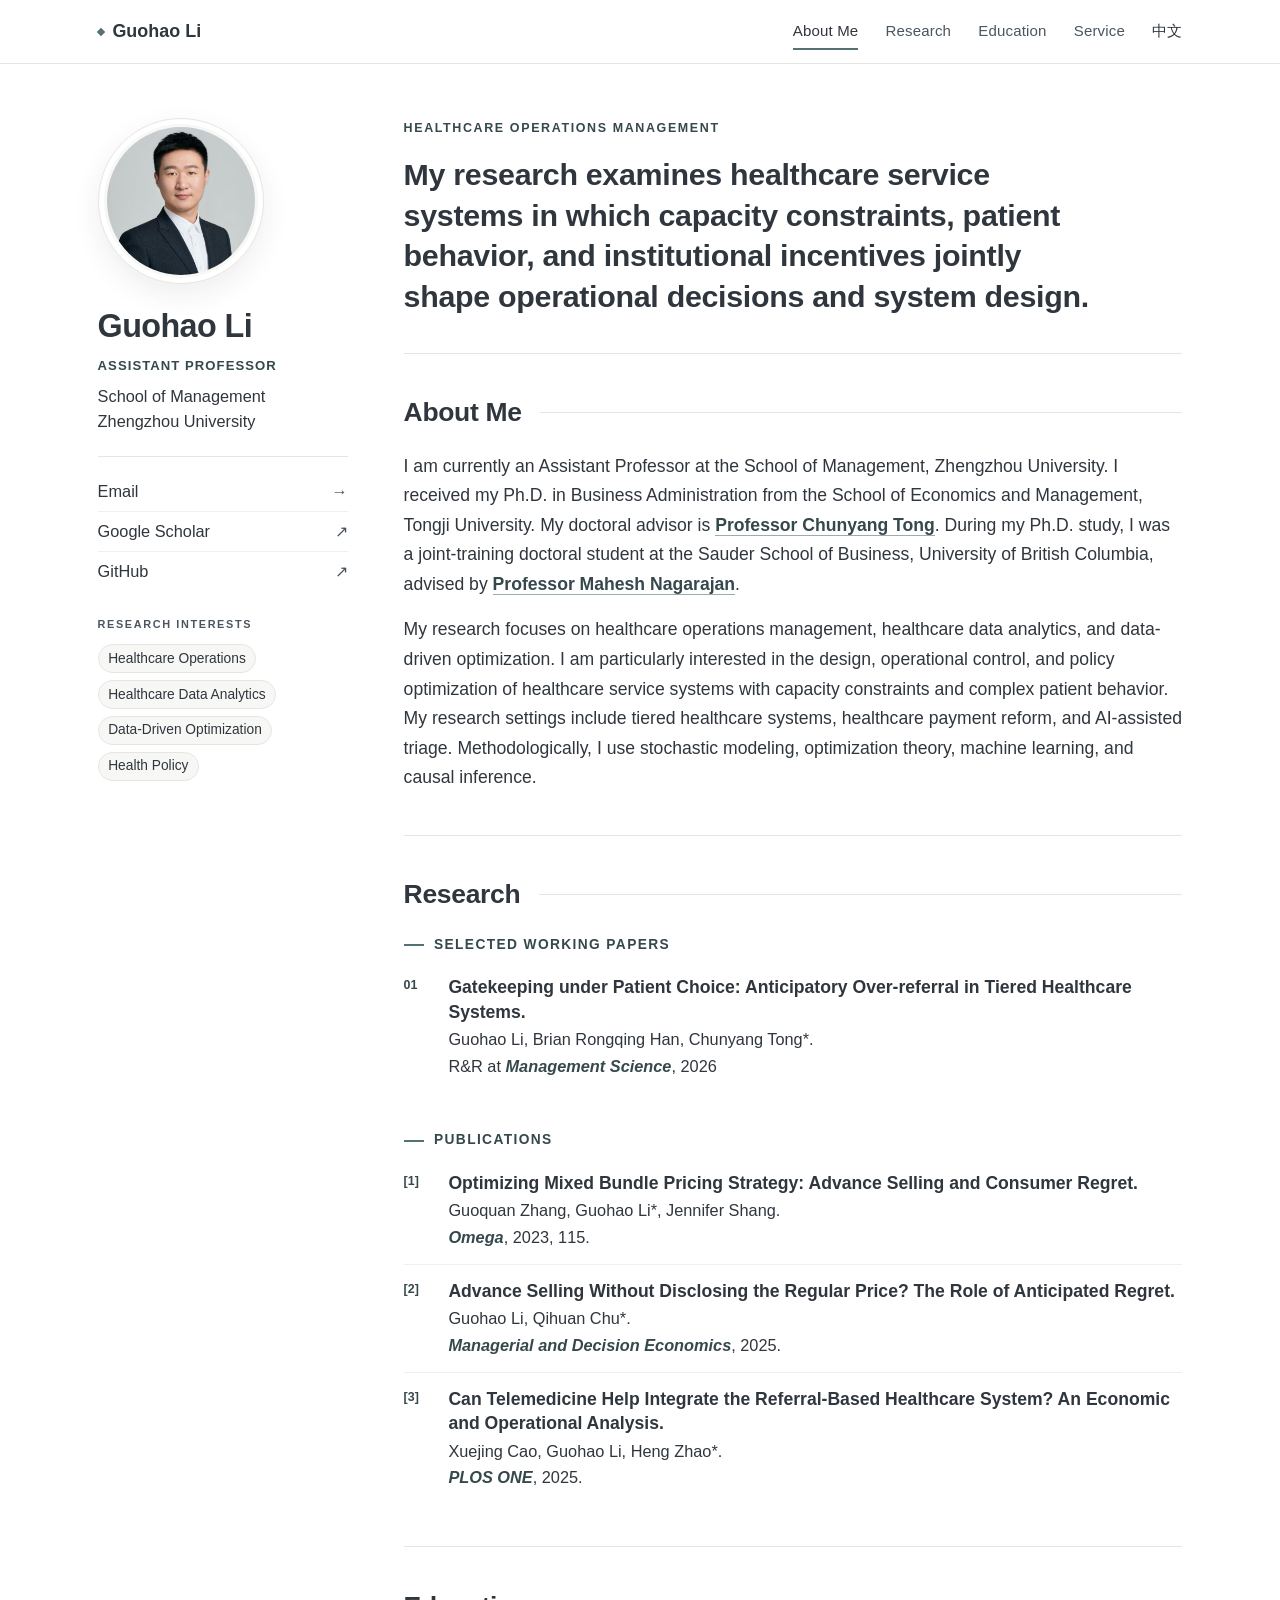
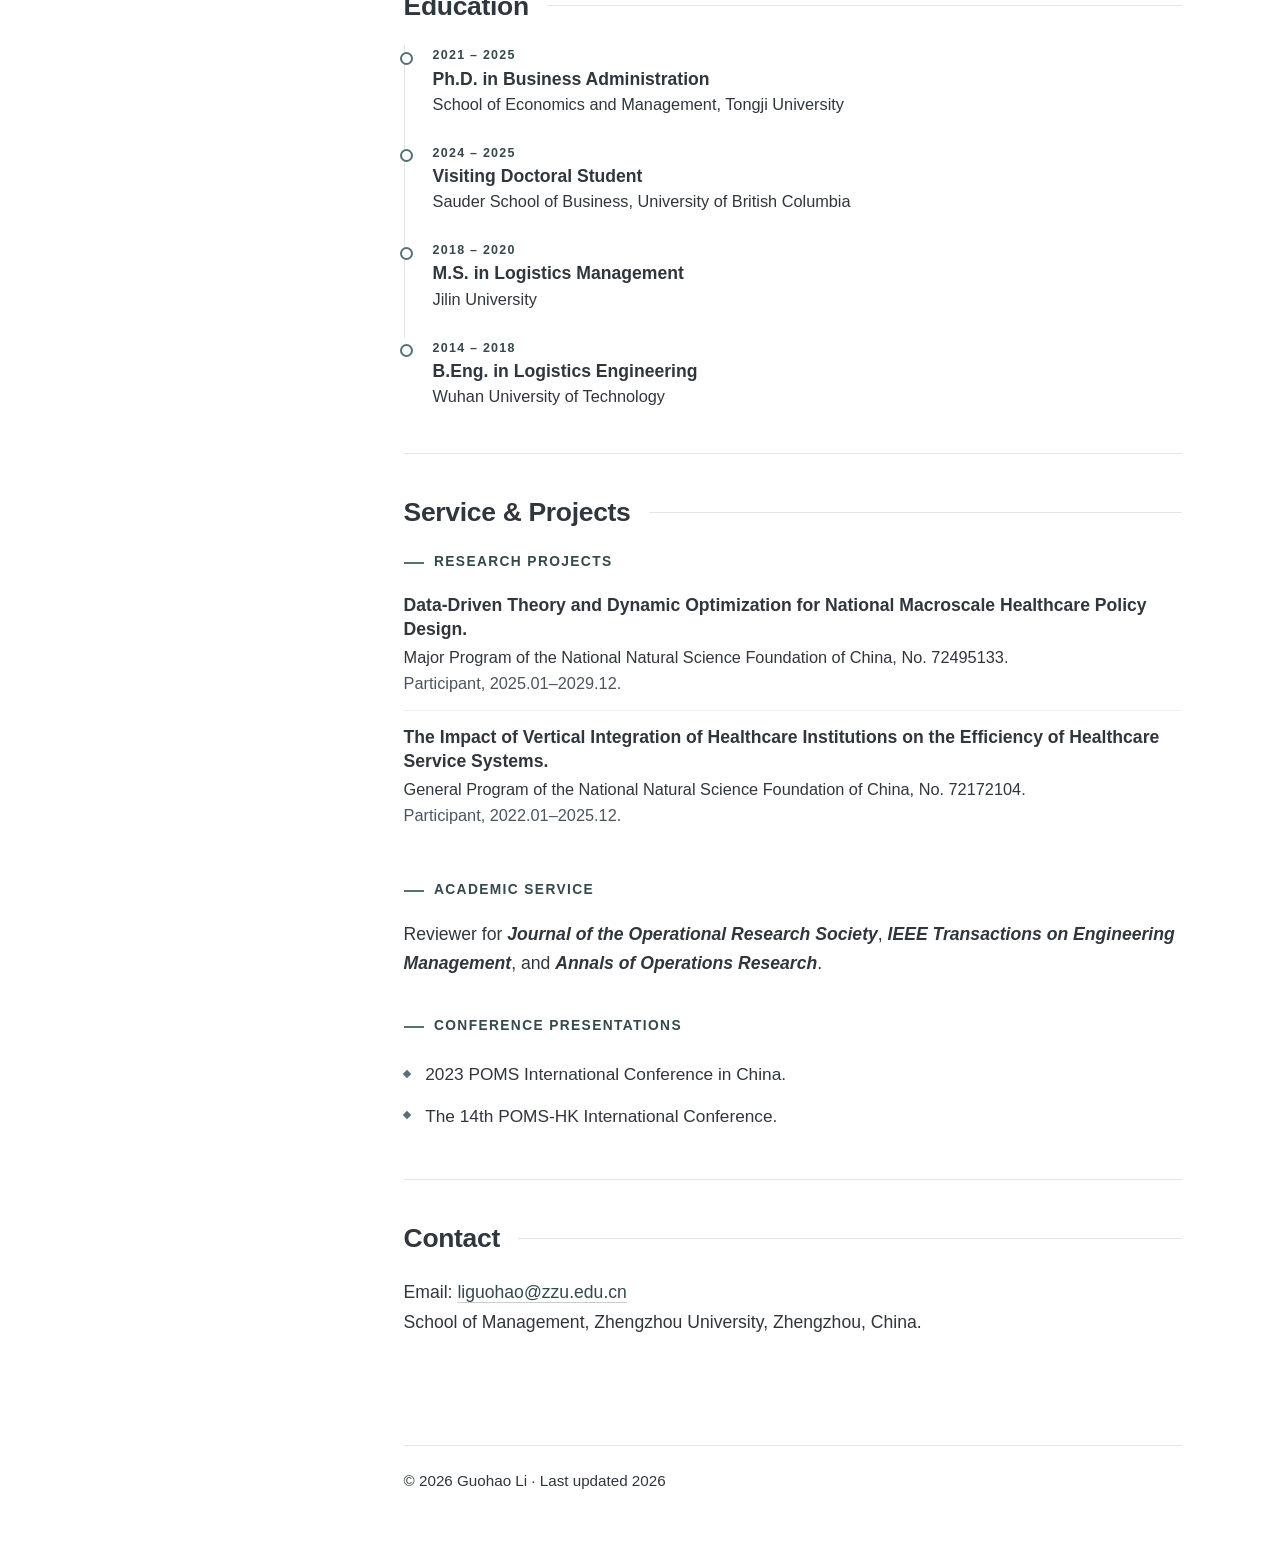
<file: index.html>
<!doctype html>
<html lang="en">
<head>
  <meta charset="utf-8" />
  <meta name="viewport" content="width=device-width, initial-scale=1" />
  <title>Guohao Li | Academic Homepage</title>
  <meta name="description" content="Guohao Li, Assistant Professor at Zhengzhou University. Healthcare operations management, healthcare data analytics, and data-driven optimization." />

  <link rel="preconnect" href="https://fonts.googleapis.com" />
  <link rel="preconnect" href="https://fonts.gstatic.com" crossorigin />
  <link href="https://fonts.googleapis.com/css2?family=Fraunces:ital,opsz,wght@0,9..144,400;0,9..144,500;0,9..144,600;1,9..144,400&family=Newsreader:ital,opsz,wght@0,6..72,400;0,6..72,500;0,6..72,600;1,6..72,400&family=Noto+Sans+SC:wght@400;500;600;700&family=Noto+Serif+SC:wght@400;500;600;700&display=swap" rel="stylesheet" />

  <link rel="stylesheet" href="assets/css/style.css" />
</head>

<body>
  <header class="masthead">
    <div class="masthead-inner">
      <a class="site-title" href="index.html">Guohao Li</a>
      <button class="nav-toggle" aria-label="Toggle navigation" aria-expanded="false">Menu</button>
      <nav class="top-nav" aria-label="Main navigation">
        <a href="#about">About Me</a>
        <a href="#papers">Research</a>
        <a href="#education">Education</a>
        <a href="#service">Service</a>
        <a class="lang" href="zh.html">中文</a>
      </nav>
    </div>
  </header>

  <div class="page">
    <aside class="sidebar">
      <div class="portrait-wrap">
        <img class="portrait" src="assets/img/guohao.jpg" alt="Guohao Li portrait placeholder" />
      </div>

      <h1 class="name">Guohao Li</h1>
      <p class="role">Assistant Professor</p>
      <p class="affiliation">School of Management<br />Zhengzhou University</p>

      <nav class="profile-links" aria-label="Profiles and contact">
        <a href="mailto:liguohao@zzu.edu.cn">Email</a>
        <a class="ext" href="https://scholar.google.com/citations?user=PS_CX0AAAAAJ" target="_blank" rel="noopener">Google Scholar</a>
        <a class="ext" href="https://github.com/liguohao1997" target="_blank" rel="noopener">GitHub</a>
      </nav>

      <div class="interests">
        <p class="interests-label">Research Interests</p>
        <ul class="chips">
          <li>Healthcare Operations</li>
          <li>Healthcare Data Analytics</li>
          <li>Data-Driven Optimization</li>
          <li>Health Policy</li>
        </ul>
      </div>
    </aside>

    <main class="content">
      <header class="hero">
        <p class="kicker">Healthcare Operations Management</p>
        <p class="lede">
          My research examines healthcare service systems in which capacity constraints,
          patient behavior, and institutional incentives jointly shape operational decisions
          and system design.
        </p>
      </header>

      <section class="section" id="about">
        <header class="section-head">
          <h2>About Me</h2>
        </header>
        <div class="prose">
          <p>
            I am currently an Assistant Professor at the School of Management, Zhengzhou University.
            I received my Ph.D. in Business Administration from the School of Economics and Management,
            Tongji University. My doctoral advisor is
            <a class="advisor-link" href="https://sem.tongji.edu.cn/semen/12570.html" target="_blank" rel="noopener">Professor Chunyang Tong</a>.
            During my Ph.D. study, I was a joint-training doctoral student at the Sauder School of Business,
            University of British Columbia, advised by
            <a class="advisor-link" href="https://www.sauder.ubc.ca/people/mahesh-nagarajan" target="_blank" rel="noopener">Professor Mahesh Nagarajan</a>.
          </p>
          <p>
            My research focuses on healthcare operations management, healthcare data analytics,
            and data-driven optimization. I am particularly interested in the design, operational control,
            and policy optimization of healthcare service systems with capacity constraints and complex
            patient behavior. My research settings include tiered healthcare systems, healthcare payment
            reform, and AI-assisted triage. Methodologically, I use stochastic modeling, optimization theory,
            machine learning, and causal inference.
          </p>
        </div>
      </section>

      <section class="section" id="papers">
        <header class="section-head">
          <h2>Research</h2>
        </header>

        <h3 class="subhead">Selected Working Papers</h3>
        <ol class="papers wp">
          <li>
            <span class="paper-title">Gatekeeping under Patient Choice: Anticipatory Over-referral in Tiered Healthcare Systems. </span>
            <span class="paper-meta">Guohao Li, Brian Rongqing Han, Chunyang Tong*.</span>
<span class="paper-note">R&amp;R at <em class="journal">Management Science</em>, 2026</span>
          </li>
        </ol>

       <h3 class="subhead">Publications</h3>
        <ol class="papers pubs">
          <li>
            <span class="paper-title">Optimizing Mixed Bundle Pricing Strategy: Advance Selling and Consumer Regret.</span>
            <span class="paper-meta">Guoquan Zhang, Guohao Li*, Jennifer Shang.</span>
            <span class="paper-note"><em class="journal">Omega</em>, 2023, 115.</span>
          </li>
          <li>
            <span class="paper-title">Advance Selling Without Disclosing the Regular Price? The Role of Anticipated Regret.</span>
            <span class="paper-meta">Guohao Li, Qihuan Chu*.</span>
            <span class="paper-note"><em class="journal">Managerial and Decision Economics</em>, 2025.</span>
          </li>
          <li>
            <span class="paper-title">Can Telemedicine Help Integrate the Referral-Based Healthcare System? An Economic and Operational Analysis.</span>
            <span class="paper-meta">Xuejing Cao, Guohao Li, Heng Zhao*.</span>
            <span class="paper-note"><em class="journal">PLOS ONE</em>, 2025.</span>
          </li>
        </ol>
      </section>

      <section class="section" id="education">
        <header class="section-head">
          <h2>Education</h2>
        </header>
        <ul class="timeline">
          <li>
            <span class="t-year">2021 – 2025</span>
            <span class="t-title">Ph.D. in Business Administration</span>
            <span class="t-place">School of Economics and Management, Tongji University</span>
          </li>
          <li>
            <span class="t-year">2024 – 2025</span>
            <span class="t-title">Visiting Doctoral Student</span>
            <span class="t-place">Sauder School of Business, University of British Columbia</span>
          </li>
          <li>
            <span class="t-year">2018 – 2020</span>
            <span class="t-title">M.S. in Logistics Management</span>
            <span class="t-place">Jilin University</span>
          </li>
          <li>
            <span class="t-year">2014 – 2018</span>
            <span class="t-title">B.Eng. in Logistics Engineering</span>
            <span class="t-place">Wuhan University of Technology</span>
          </li>
        </ul>
      </section>

      <section class="section" id="service">
        <header class="section-head">
          <h2>Service &amp; Projects</h2>
        </header>

        <h3 class="subhead">Research Projects</h3>
        <ul class="projects">
          <li>
            <span class="project-title">Data-Driven Theory and Dynamic Optimization for National Macroscale Healthcare Policy Design.</span>
            <span class="project-meta">Major Program of the National Natural Science Foundation of China, No. 72495133.</span>
            <span class="project-note">Participant, 2025.01–2029.12.</span>
          </li>
          <li>
            <span class="project-title">The Impact of Vertical Integration of Healthcare Institutions on the Efficiency of Healthcare Service Systems.</span>
            <span class="project-meta">General Program of the National Natural Science Foundation of China, No. 72172104.</span>
            <span class="project-note">Participant, 2022.01–2025.12.</span>
          </li>
        </ul>

        <h3 class="subhead">Academic Service</h3>
        <p class="prose">
          Reviewer for <em class="journal">Journal of the Operational Research Society</em>,
          <em class="journal">IEEE Transactions on Engineering Management</em>, and
          <em class="journal">Annals of Operations Research</em>.
        </p>

        <h3 class="subhead">Conference Presentations</h3>
        <ul class="compact-list">
          <li>2023 POMS International Conference in China.</li>
          <li>The 14th POMS-HK International Conference.</li>
        </ul>
      </section>

      <section class="section" id="contact">
        <header class="section-head">
          <h2>Contact</h2>
        </header>
        <p class="prose">
          Email: <a href="mailto:liguohao@zzu.edu.cn">liguohao@zzu.edu.cn</a><br />
          School of Management, Zhengzhou University, Zhengzhou, China.
        </p>
      </section>

      <footer class="footer">
        <p>© <span id="year"></span> Guohao Li · Last updated 2026</p>
      </footer>
    </main>
  </div>

  <script src="assets/js/main.js"></script>
</body>
</html>
</file>
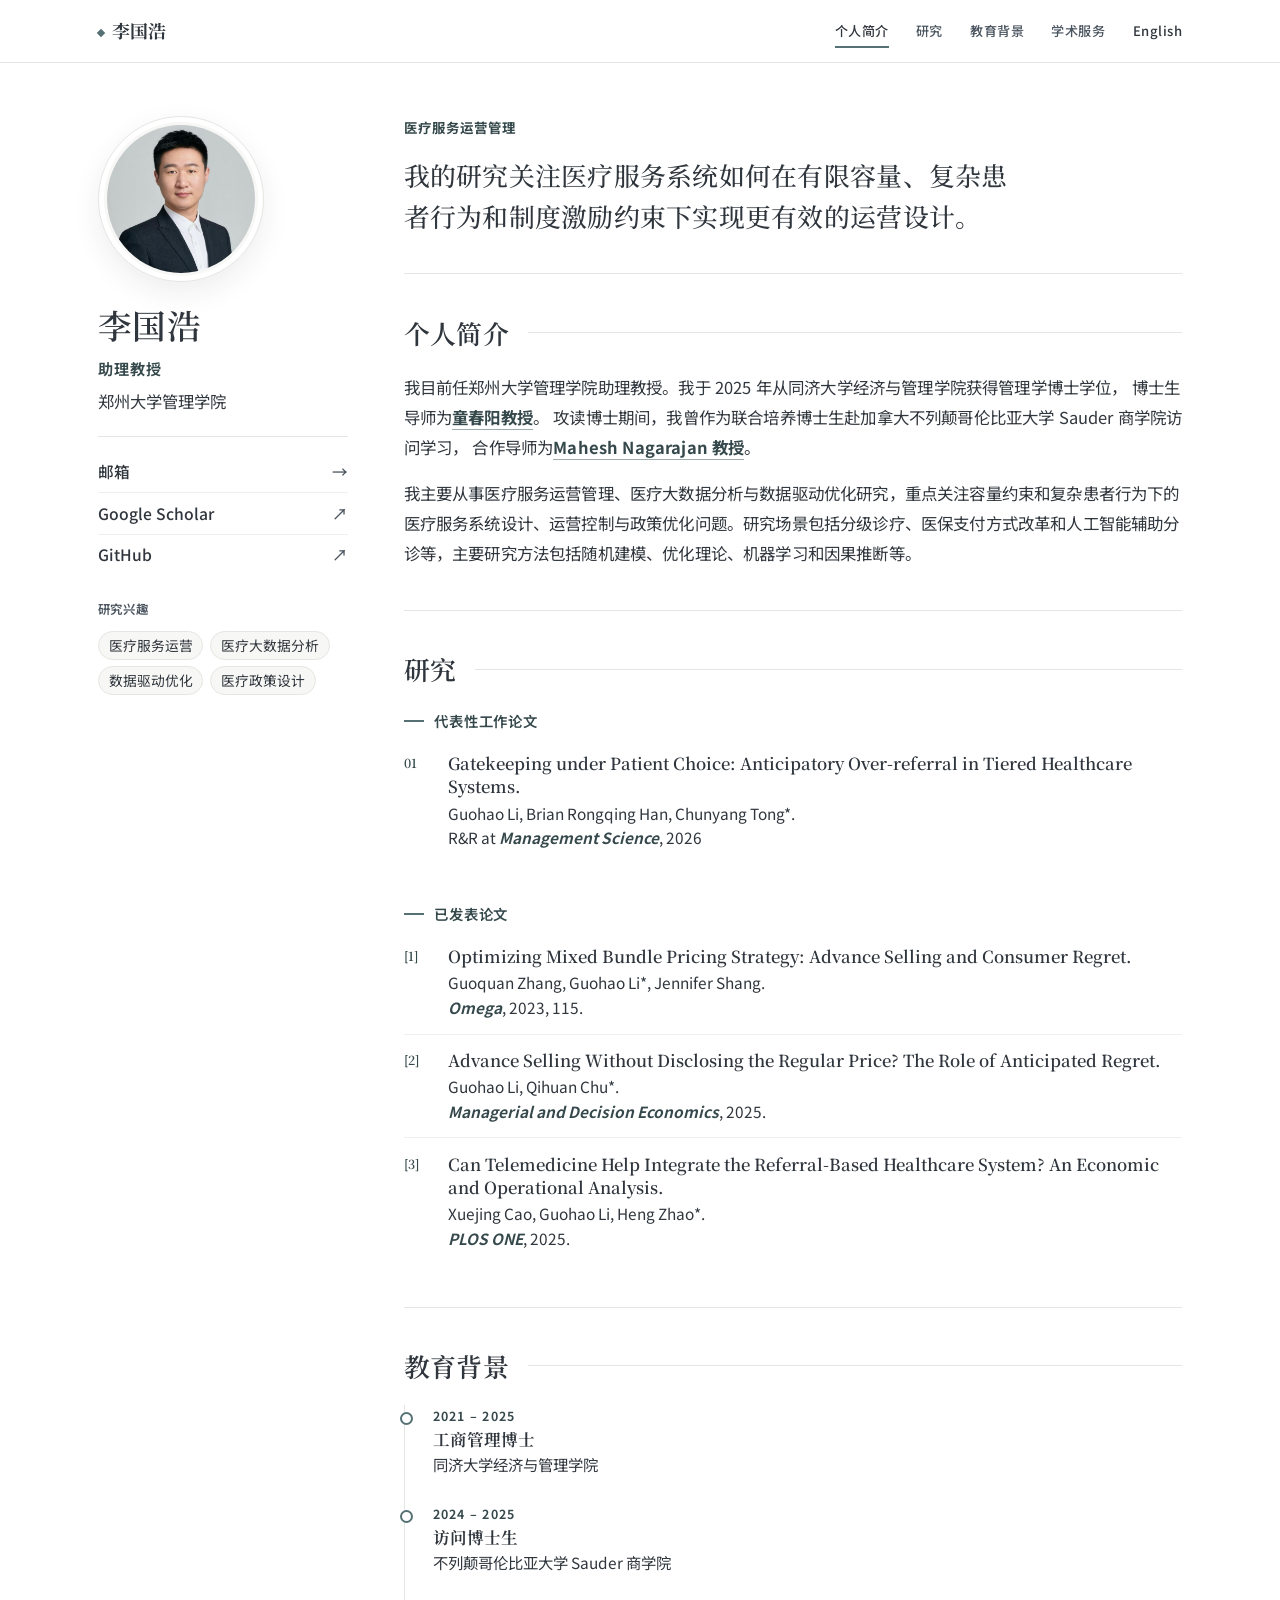
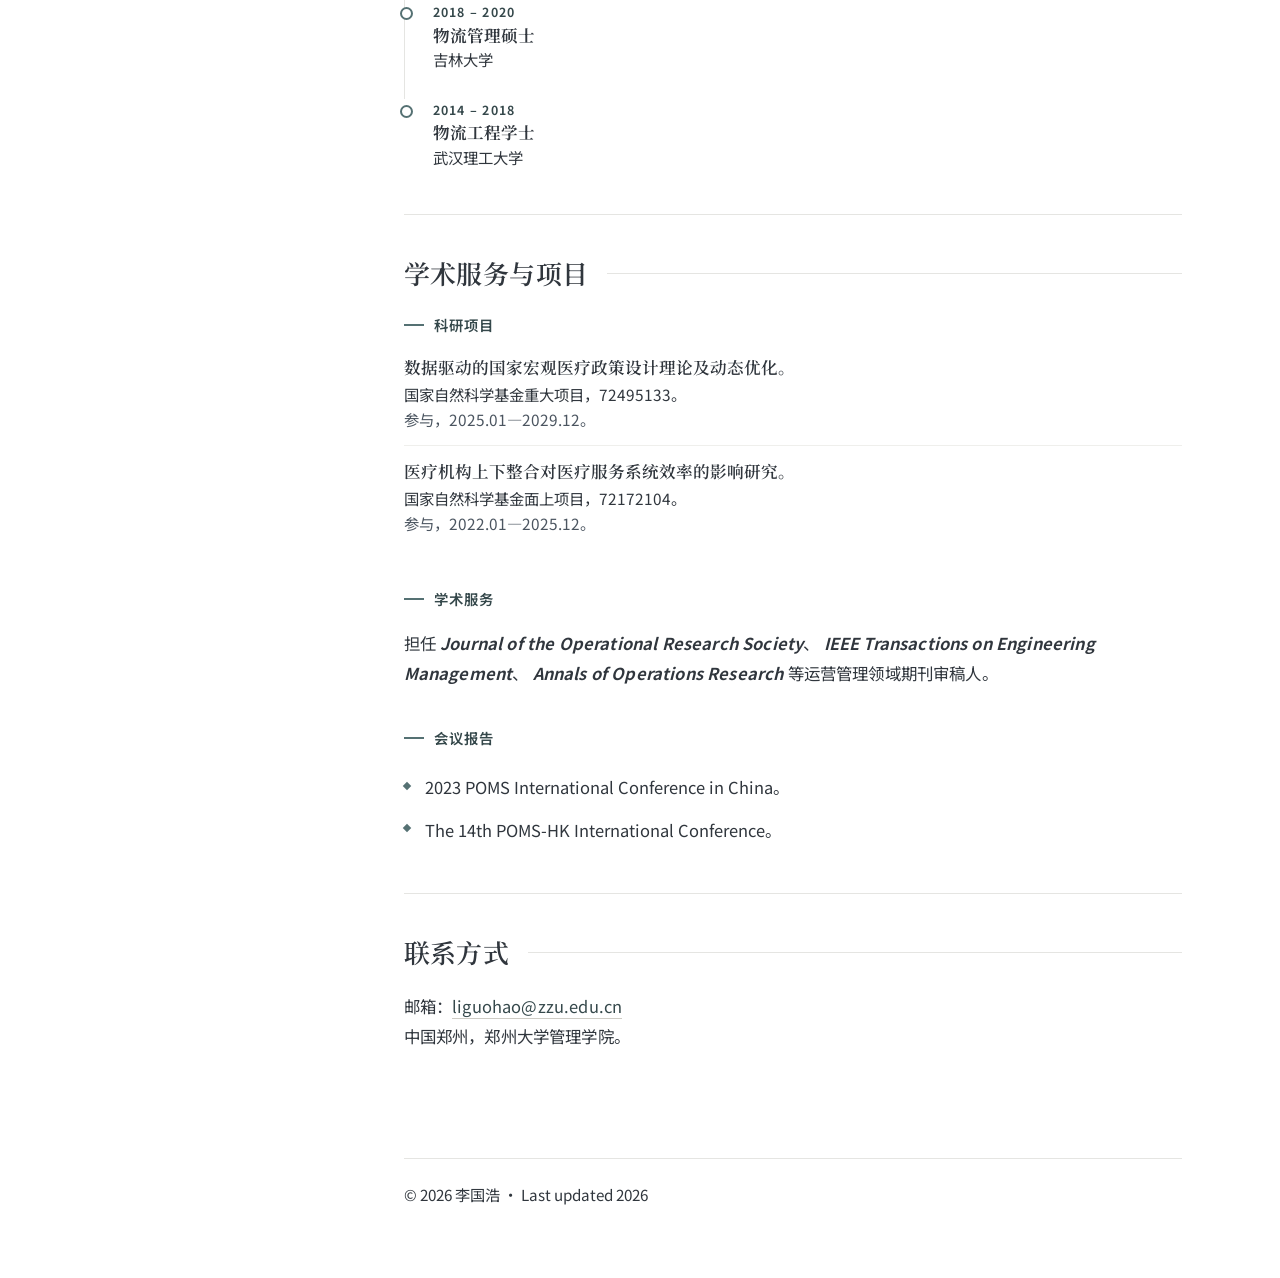
<file: zh.html>
<!doctype html>
<html lang="zh-CN">
<head>
  <meta charset="utf-8" />
  <meta name="viewport" content="width=device-width, initial-scale=1" />
  <title>李国浩 | 个人主页</title>
  <meta name="description" content="李国浩，郑州大学管理学院助理教授，研究方向包括医疗服务运营管理、医疗大数据分析与数据驱动优化。" />

  <link rel="preconnect" href="https://fonts.googleapis.com" />
  <link rel="preconnect" href="https://fonts.gstatic.com" crossorigin />
  <link href="https://fonts.googleapis.com/css2?family=Fraunces:ital,opsz,wght@0,9..144,400;0,9..144,500;0,9..144,600;1,9..144,400&family=Newsreader:ital,opsz,wght@0,6..72,400;0,6..72,500;0,6..72,600;1,6..72,400&family=Noto+Sans+SC:wght@400;500;600;700&family=Noto+Serif+SC:wght@400;500;600;700&display=swap" rel="stylesheet" />

  <link rel="stylesheet" href="assets/css/style.css" />
</head>

<body>
  <header class="masthead">
    <div class="masthead-inner">
      <a class="site-title" href="zh.html">李国浩</a>
      <button class="nav-toggle" aria-label="展开导航" aria-expanded="false">菜单</button>
      <nav class="top-nav" aria-label="主导航">
        <a href="#about">个人简介</a>
        <a href="#papers">研究</a>
        <a href="#education">教育背景</a>
        <a href="#service">学术服务</a>
        <a class="lang" href="index.html">English</a>
      </nav>
    </div>
  </header>

  <div class="page">
    <aside class="sidebar">
      <div class="portrait-wrap">
        <img class="portrait" src="assets/img/guohao.jpg" alt="李国浩头像占位图" />
      </div>

      <h1 class="name">李国浩</h1>
      <p class="role">助理教授</p>
      <p class="affiliation">郑州大学管理学院</p>

      <nav class="profile-links" aria-label="联系方式与学术主页">
        <a href="mailto:liguohao@zzu.edu.cn">邮箱</a>
        <a class="ext" href="https://scholar.google.com/citations?user=PS_CX0AAAAAJ" target="_blank" rel="noopener">Google Scholar</a>
        <a class="ext" href="https://github.com/liguohao1997" target="_blank" rel="noopener">GitHub</a>
      </nav>

      <div class="interests">
        <p class="interests-label">研究兴趣</p>
        <ul class="chips">
          <li>医疗服务运营</li>
          <li>医疗大数据分析</li>
          <li>数据驱动优化</li>
          <li>医疗政策设计</li>
        </ul>
      </div>
    </aside>

    <main class="content">
      <header class="hero">
        <p class="kicker">医疗服务运营管理</p>
        <p class="lede">
          我的研究关注医疗服务系统如何在有限容量、复杂患者行为和制度激励约束下实现更有效的运营设计。
        </p>
      </header>

      <section class="section" id="about">
        <header class="section-head">
          <h2>个人简介</h2>
        </header>
        <div class="prose">
          <p>
            我目前任郑州大学管理学院助理教授。我于 2025 年从同济大学经济与管理学院获得管理学博士学位，
            博士生导师为<a class="advisor-link" href="https://sem.tongji.edu.cn/semch/15686.html" target="_blank" rel="noopener">童春阳教授</a>。
            攻读博士期间，我曾作为联合培养博士生赴加拿大不列颠哥伦比亚大学 Sauder 商学院访问学习，
            合作导师为<a class="advisor-link" href="https://www.sauder.ubc.ca/people/mahesh-nagarajan" target="_blank" rel="noopener">Mahesh Nagarajan 教授</a>。
          </p>
          <p>
            我主要从事医疗服务运营管理、医疗大数据分析与数据驱动优化研究，重点关注容量约束和复杂患者行为下的医疗服务系统设计、运营控制与政策优化问题。研究场景包括分级诊疗、医保支付方式改革和人工智能辅助分诊等，主要研究方法包括随机建模、优化理论、机器学习和因果推断等。
          </p>
        </div>
      </section>

      <section class="section" id="papers">
        <header class="section-head">
          <h2>研究</h2>
        </header>

        <h3 class="subhead">代表性工作论文</h3>
        <ol class="papers wp">
          <li>
            <span class="paper-title">Gatekeeping under Patient Choice: Anticipatory Over-referral in Tiered Healthcare Systems.</span>
            <span class="paper-meta">Guohao Li, Brian Rongqing Han, Chunyang Tong*.</span>
<span class="paper-note">R&amp;R at <em class="journal">Management Science</em>, 2026</span>         
          </li>
  
        </ol>

        <h3 class="subhead">已发表论文</h3>
        <ol class="papers pubs">
          <li>
            <span class="paper-title">Optimizing Mixed Bundle Pricing Strategy: Advance Selling and Consumer Regret.</span>
            <span class="paper-meta">Guoquan Zhang, Guohao Li*, Jennifer Shang.</span>
            <span class="paper-note"><em class="journal">Omega</em>, 2023, 115.</span>
          </li>
          <li>
            <span class="paper-title">Advance Selling Without Disclosing the Regular Price? The Role of Anticipated Regret.</span>
            <span class="paper-meta">Guohao Li, Qihuan Chu*.</span>
            <span class="paper-note"><em class="journal">Managerial and Decision Economics</em>, 2025.</span>
          </li>
          <li>
            <span class="paper-title">Can Telemedicine Help Integrate the Referral-Based Healthcare System? An Economic and Operational Analysis.</span>
            <span class="paper-meta">Xuejing Cao, Guohao Li, Heng Zhao*.</span>
            <span class="paper-note"><em class="journal">PLOS ONE</em>, 2025.</span>
          </li>
        </ol>
      </section>

      <section class="section" id="education">
        <header class="section-head">
          <h2>教育背景</h2>
        </header>
        <ul class="timeline">
          <li>
            <span class="t-year">2021 – 2025</span>
            <span class="t-title">工商管理博士</span>
            <span class="t-place">同济大学经济与管理学院</span>
          </li>
          <li>
            <span class="t-year">2024 – 2025</span>
            <span class="t-title">访问博士生</span>
            <span class="t-place">不列颠哥伦比亚大学 Sauder 商学院</span>
          </li>
          <li>
            <span class="t-year">2018 – 2020</span>
            <span class="t-title">物流管理硕士</span>
            <span class="t-place">吉林大学</span>
          </li>
          <li>
            <span class="t-year">2014 – 2018</span>
            <span class="t-title">物流工程学士</span>
            <span class="t-place">武汉理工大学</span>
          </li>
        </ul>
      </section>

      <section class="section" id="service">
        <header class="section-head">
          <h2>学术服务与项目</h2>
        </header>

        <h3 class="subhead">科研项目</h3>
        <ul class="projects">
          <li>
            <span class="project-title">数据驱动的国家宏观医疗政策设计理论及动态优化。</span>
            <span class="project-meta">国家自然科学基金重大项目，72495133。</span>
            <span class="project-note">参与，2025.01—2029.12。</span>
          </li>
          <li>
            <span class="project-title">医疗机构上下整合对医疗服务系统效率的影响研究。</span>
            <span class="project-meta">国家自然科学基金面上项目，72172104。</span>
            <span class="project-note">参与，2022.01—2025.12。</span>
          </li>
        </ul>

        <h3 class="subhead">学术服务</h3>
        <p class="prose">
          担任 <em class="journal">Journal of the Operational Research Society</em>、
          <em class="journal">IEEE Transactions on Engineering Management</em>、
          <em class="journal">Annals of Operations Research</em> 等运营管理领域期刊审稿人。
        </p>

        <h3 class="subhead">会议报告</h3>
        <ul class="compact-list">
          <li>2023 POMS International Conference in China。</li>
          <li>The 14th POMS-HK International Conference。</li>
        </ul>
      </section>

      <section class="section" id="contact">
        <header class="section-head">
          <h2>联系方式</h2>
        </header>
        <p class="prose">
          邮箱：<a href="mailto:liguohao@zzu.edu.cn">liguohao@zzu.edu.cn</a><br />
          中国郑州，郑州大学管理学院。
        </p>
      </section>

      <footer class="footer">
        <p>© <span id="year"></span> 李国浩 · Last updated 2026</p>
      </footer>
    </main>
  </div>

  <script src="assets/js/main.js"></script>
</body>
</html>
</file>
<file: assets/css/style.css>
/* ============================================================
   Guohao Li — Academic Homepage
   Professional academic layout · v14
   White background · readable sans-serif English body · rounded-rectangle portrait
   ============================================================ */

:root {
  --paper:     #ffffff;
  --paper-2:   #f7f7f5;
  --surface:   #ffffff;
  --ink:       #30363d;
  --ink-2:     #30363d;
  --muted:     #4b5560;
  --line:      #e5e5e2;
  --line-2:    #efefec;
  --accent:    #557173;
  --accent-2:  #35484b;
  --accent-bg: #f1f6f6;

  --maxw:      1160px;
  --content-w: 820px;

  --font-display: -apple-system, BlinkMacSystemFont, "Segoe UI", "Helvetica Neue", Arial, sans-serif;
  --font-body:    -apple-system, BlinkMacSystemFont, "Segoe UI", "Helvetica Neue", Arial, sans-serif;
}

html[lang="zh-CN"] {
  --font-display: "Noto Serif SC", "Source Han Serif SC", "Songti SC", STSong, serif;
  --font-body:    "Noto Sans SC", "PingFang SC", "Microsoft YaHei", Arial, sans-serif;
}

* { box-sizing: border-box; }

html {
  scroll-behavior: smooth;
  -webkit-text-size-adjust: 100%;
}

body {
  margin: 0;
  background: var(--paper);
  color: var(--ink);
  font-family: var(--font-body);
  font-optical-sizing: auto;
  font-size: 1.095rem;
  line-height: 1.66;
  font-weight: 400;
  -webkit-font-smoothing: antialiased;
  text-rendering: optimizeLegibility;
}

html[lang="zh-CN"] body {
  font-size: 1.035rem;
  line-height: 1.78;
}

img { max-width: 100%; }

a {
  color: var(--accent-2);
  text-decoration: none;
}
a:hover { color: var(--accent); }

/* ---------- masthead ---------- */
.masthead {
  position: sticky;
  top: 0;
  z-index: 30;
  border-bottom: 1px solid var(--line);
  background: rgba(255, 255, 255, .94);
  backdrop-filter: blur(10px);
  -webkit-backdrop-filter: blur(10px);
}

.masthead-inner {
  max-width: var(--maxw);
  margin: 0 auto;
  padding: .86rem 2.35rem;
  display: flex;
  align-items: center;
  justify-content: space-between;
  gap: 1.5rem;
}

.site-title {
  color: var(--ink);
  font-family: var(--font-display);
  font-weight: 700;
  font-size: 1.12rem;
  line-height: 1.2;
  letter-spacing: .002em;
}
.site-title:hover { color: var(--ink); }
.site-title::before {
  content: "";
  display: inline-block;
  width: 6px;
  height: 6px;
  margin-right: .55rem;
  background: var(--accent);
  transform: rotate(45deg);
  vertical-align: .1em;
}

.top-nav {
  display: flex;
  align-items: center;
  gap: 1.7rem;
}
.top-nav a {
  position: relative;
  color: var(--muted);
  font-size: .94rem;
  font-weight: 500;
  letter-spacing: .01em;
  text-transform: none;
  padding: .34rem 0;
}
html[lang="zh-CN"] .top-nav a {
  font-size: .82rem;
  letter-spacing: .04em;
  text-transform: none;
}
.top-nav a::after {
  content: "";
  position: absolute;
  left: 0;
  right: 100%;
  bottom: 0;
  height: 1.5px;
  background: var(--accent);
  transition: right .24s cubic-bezier(.4, 0, .2, 1);
}
.top-nav a:hover,
.top-nav a.active,
.top-nav a.lang { color: var(--ink); }
.top-nav a:hover::after,
.top-nav a.active::after { right: 0; }

.nav-toggle {
  display: none;
  border: 1px solid var(--line);
  background: var(--surface);
  border-radius: 999px;
  padding: .36rem .82rem;
  color: var(--ink);
  font-family: var(--font-body);
  font-size: .72rem;
  letter-spacing: .1em;
  text-transform: uppercase;
  cursor: pointer;
}
html[lang="zh-CN"] .nav-toggle {
  letter-spacing: .04em;
  text-transform: none;
}

/* ---------- page grid ---------- */
.page {
  position: relative;
  max-width: var(--maxw);
  margin: 0 auto;
  display: grid;
  grid-template-columns: 250px minmax(0, 1fr);
  gap: 3.5rem;
  padding: 3.35rem 2.35rem 4.4rem;
}

/* ---------- sidebar ---------- */
.sidebar {
  align-self: start;
  position: sticky;
  top: 5.8rem;
}

.portrait-wrap {
  position: relative;
  width: 166px;
  height: 166px;
  margin-bottom: 1.55rem;
  padding: 5px;
  border: 1px solid var(--line);
  border-radius: 50%;
  background: var(--surface);
  box-shadow: 0 10px 28px rgba(32, 36, 42, .08);
}

.portrait-wrap::after {
  display: none;
}


.portrait {
  display: block;
  width: 100%;
  height: 100%;
  object-fit: cover;
  object-position: center 10%;
  border: 3px solid var(--paper-2);
  border-radius: 50%;
  background: var(--paper-2);
}

.name {
  margin: 0;
  font-family: var(--font-display);
  font-weight: 600;
  font-size: 2.02rem;
  line-height: 1.08;
  letter-spacing: -.018em;
  color: var(--ink);
}
html[lang="zh-CN"] .name {
  font-size: 2.1rem;
  letter-spacing: .02em;
}
.role {
  margin: .7rem 0 0;
  font-size: .82rem;
  font-weight: 650;
  letter-spacing: .08em;
  text-transform: uppercase;
  color: var(--accent-2);
}
html[lang="zh-CN"] .role {
  font-size: .95rem;
  letter-spacing: .08em;
  text-transform: none;
}
.affiliation {
  margin: .48rem 0 0;
  color: var(--ink-2);
  font-size: 1.02rem;
  line-height: 1.5;
}

.profile-links {
  display: grid;
  margin: 1.4rem 0 0;
  padding: .95rem 0 0;
  border-top: 1px solid var(--line);
}
.profile-links a {
  display: flex;
  align-items: baseline;
  justify-content: space-between;
  color: var(--ink-2);
  font-size: 1.02rem;
  font-weight: 500;
  padding: .38rem 0;
  border-bottom: 1px solid var(--line-2);
}
html[lang="zh-CN"] .profile-links a { font-size: .98rem; }
.profile-links a:last-child { border-bottom: none; }
.profile-links a::after {
  content: "\2192";
  color: var(--muted);
  transition: transform .2s ease, color .2s ease;
}
.profile-links a.ext::after { content: "\2197"; }
.profile-links a:hover { color: var(--accent-2); }
.profile-links a:hover::after {
  color: var(--accent-2);
  transform: translateX(3px);
}

.interests { margin-top: 1.45rem; }
.interests-label {
  margin: 0 0 .7rem;
  font-size: .68rem;
  letter-spacing: .15em;
  text-transform: uppercase;
  color: var(--muted);
  font-weight: 600;
}
html[lang="zh-CN"] .interests-label {
  font-size: .78rem;
  letter-spacing: .06em;
  text-transform: none;
}
.chips {
  list-style: none;
  margin: 0;
  padding: 0;
  display: flex;
  flex-wrap: wrap;
  gap: .42rem;
}
.chips li {
  font-size: .86rem;
  line-height: 1;
  padding: .42rem .6rem;
  border: 1px solid var(--line);
  border-radius: 999px;
  color: var(--ink);
  background: var(--paper-2);
}
html[lang="zh-CN"] .chips li {
  font-size: .86rem;
  padding: .4rem .62rem;
}

/* ---------- content ---------- */
.content {
  min-width: 0;
  max-width: var(--content-w);
}

/* hero */
.hero {
  padding-bottom: 2.25rem;
  margin-bottom: 2.65rem;
  border-bottom: 1px solid var(--line);
}
.kicker {
  margin: 0 0 .95rem;
  font-size: .78rem;
  font-weight: 700;
  letter-spacing: .13em;
  text-transform: uppercase;
  color: var(--accent-2);
}
html[lang="zh-CN"] .kicker {
  font-size: .84rem;
  letter-spacing: .08em;
  text-transform: none;
}
.lede {
  margin: 0;
  font-family: var(--font-display);
  font-weight: 650;
  font-size: clamp(1.48rem, 1.12rem + 1.05vw, 1.9rem);
  line-height: 1.34;
  letter-spacing: -.01em;
  color: var(--ink);
  text-wrap: balance;
}
.lede em {
  font-style: italic;
  color: var(--accent-2);
}
html[lang="zh-CN"] .lede {
  font-weight: 500;
  font-size: clamp(1.32rem, 1.06rem + .82vw, 1.62rem);
  line-height: 1.58;
  letter-spacing: .01em;
}
html[lang="zh-CN"] .lede em {
  font-style: normal;
  font-weight: 600;
  color: var(--ink);
}

/* sections */
.section {
  padding-bottom: 2.65rem;
  margin-bottom: 2.65rem;
  border-bottom: 1px solid var(--line);
}
.section:last-of-type {
  border-bottom: none;
  margin-bottom: 0;
}

.section-head {
  display: flex;
  align-items: center;
  gap: .9rem;
  margin-bottom: 1.45rem;
}
.section-no { display: none; }
.section-head h2 {
  margin: 0;
  font-family: var(--font-display);
  font-weight: 600;
  font-size: clamp(1.42rem, 1.08rem + .72vw, 1.72rem);
  line-height: 1.22;
  letter-spacing: -.012em;
  color: var(--ink);
}
html[lang="zh-CN"] .section-head h2 {
  font-size: clamp(1.34rem, 1.06rem + .72vw, 1.62rem);
  letter-spacing: .015em;
}
.section-head::after {
  content: "";
  flex: 1;
  height: 1px;
  background: var(--line);
  align-self: center;
  margin-left: .25rem;
}

/* prose */
.prose {
  font-size: 1.10rem;
  line-height: 1.68;
  color: var(--ink-2);
}
html[lang="zh-CN"] .prose {
  font-size: 1.03rem;
  line-height: 1.82;
  letter-spacing: .01em;
}
.prose p { margin: 0 0 1rem; }
.prose p:last-child { margin-bottom: 0; }


.prose a {
  color: var(--accent-2);
  border-bottom: 1px solid rgba(111, 106, 85, .34);
  transition: border-color .2s ease, background .2s ease;
}
.prose a:hover {
  color: var(--accent-2);
  border-bottom-color: var(--accent-2);
  background: var(--accent-bg);
}
.prose a.advisor-link {
  color: var(--accent-2);
  font-weight: 700;
  border-bottom-color: rgba(85, 113, 115, .58);
}
.prose a.advisor-link:hover {
  background: var(--accent-bg);
}
.prose em { color: var(--ink-2); }
.journal {
  font-style: italic;
  color: var(--accent-2);
  font-weight: 650;
}

/* subheads */
.subhead {
  margin: 2.3rem 0 1rem;
  font-family: var(--font-body);
  font-weight: 600;
  font-size: .86rem;
  letter-spacing: .10em;
  text-transform: uppercase;
  color: var(--accent-2);
  display: flex;
  align-items: center;
  gap: .65rem;
}
html[lang="zh-CN"] .subhead {
  font-size: .9rem;
  letter-spacing: .06em;
  text-transform: none;
}
.subhead::before {
  content: "";
  width: 20px;
  height: 2px;
  background: var(--accent);
  flex: none;
}
.section-head + .subhead { margin-top: 0; }

/* papers */
.papers {
  list-style: none;
  margin: 0;
  padding: 0;
}
.papers li {
  position: relative;
  padding: .88rem 0 .88rem 2.8rem;
  border-top: 1px solid var(--line-2);
  transition: background .2s ease;
}
.papers li:first-child {
  border-top: none;
  padding-top: .15rem;
}
.papers li::before {
  position: absolute;
  left: 0;
  top: .88rem;
  font-family: var(--font-display);
  font-size: .78rem;
  font-weight: 600;
  color: var(--accent-2);
}
.papers li:first-child::before { top: .15rem; }
.papers.wp { counter-reset: wp; }
.papers.wp li { counter-increment: wp; }
.papers.wp li::before { content: counter(wp, decimal-leading-zero); }
.papers.pubs { counter-reset: pub; }
.papers.pubs li { counter-increment: pub; }
.papers.pubs li::before { content: "[" counter(pub) "]"; }

.paper-title {
  display: block;
  font-family: var(--font-display);
  font-weight: 650;
  font-size: 1.10rem;
  line-height: 1.38;
  color: var(--ink);
  transition: color .2s ease;
}
.paper-meta,
.paper-note {
  display: block;
  font-size: 1.02rem;
  line-height: 1.52;
  color: var(--ink-2);
}
.paper-meta { margin-top: .22rem; }
.paper-note { margin-top: .1rem; }
.paper-note em,
.paper-note .journal {
  font-style: italic;
  color: var(--accent-2);
  font-weight: 650;
}
.papers li:hover .paper-title { color: var(--accent-2); }
html[lang="zh-CN"] .paper-title {
  font-size: 1.04rem;
  font-weight: 600;
}
html[lang="zh-CN"] .paper-meta,
html[lang="zh-CN"] .paper-note {
  font-size: .96rem;
}

/* timeline */
.timeline {
  list-style: none;
  margin: 0;
  padding: 0;
}
.timeline li {
  position: relative;
  padding: 0 0 1.55rem 1.75rem;
  border-left: 1px solid var(--line);
}
.timeline li:last-child {
  border-left-color: transparent;
  padding-bottom: 0;
}
.timeline li::before {
  content: "";
  position: absolute;
  left: -5px;
  top: .42rem;
  width: 9px;
  height: 9px;
  background: var(--surface);
  border: 2px solid var(--accent);
  border-radius: 50%;
}
.t-year {
  display: block;
  font-size: .78rem;
  font-weight: 650;
  letter-spacing: .1em;
  text-transform: uppercase;
  color: var(--accent-2);
  margin-bottom: .1rem;
}
.t-title {
  display: block;
  font-family: var(--font-display);
  font-weight: 650;
  font-size: 1.10rem;
  line-height: 1.32;
  color: var(--ink);
}
.t-place {
  display: block;
  color: var(--ink-2);
  font-size: 1.02rem;
}
html[lang="zh-CN"] .t-title { font-size: 1.04rem; }
html[lang="zh-CN"] .t-place { font-size: .96rem; }


/* projects */
.projects {
  list-style: none;
  margin: 0;
  padding: 0;
}
.projects li {
  padding: .88rem 0 .88rem 0;
  border-top: 1px solid var(--line-2);
}
.projects li:first-child {
  border-top: none;
  padding-top: .15rem;
}
.project-title {
  display: block;
  font-family: var(--font-display);
  font-weight: 650;
  font-size: 1.10rem;
  line-height: 1.38;
  color: var(--ink);
}
.project-meta,
.project-note {
  display: block;
  font-size: 1.02rem;
  line-height: 1.52;
  color: var(--ink-2);
}
.project-meta { margin-top: .22rem; }
.project-note { margin-top: .1rem; color: var(--muted); }
html[lang="zh-CN"] .project-title {
  font-size: 1.04rem;
  font-weight: 600;
}
html[lang="zh-CN"] .project-meta,
html[lang="zh-CN"] .project-note {
  font-size: .96rem;
}

/* compact lists */
.compact-list {
  list-style: none;
  margin: 0;
  padding: 0;
}
.compact-list li {
  position: relative;
  padding: .38rem 0 .38rem 1.35rem;
  font-size: 1.08rem;
  line-height: 1.68;
}
html[lang="zh-CN"] .compact-list li {
  font-size: 1.03rem;
  line-height: 1.82;
}
.compact-list li::before {
  content: "";
  position: absolute;
  left: 0;
  top: 1.02rem;
  width: 6px;
  height: 6px;
  background: var(--accent);
  transform: rotate(45deg);
}

/* footer */
.footer {
  margin-top: 3rem;
  padding-top: 1.35rem;
  border-top: 1px solid var(--line);
  color: var(--ink-2);
  font-size: .95rem;
}
.footer p { margin: 0; }

/* ---------- load-in animation ---------- */
@keyframes rise {
  from { opacity: 0; transform: translateY(12px); }
  to   { opacity: 1; transform: none; }
}
.sidebar,
.hero,
.section,
.footer {
  animation: rise .55s cubic-bezier(.2, .7, .2, 1) both;
}
.sidebar  { animation-delay: .03s; }
.hero     { animation-delay: .08s; }
#about    { animation-delay: .13s; }
#papers   { animation-delay: .18s; }
#education{ animation-delay: .23s; }
#service  { animation-delay: .28s; }
#contact  { animation-delay: .33s; }
.footer   { animation-delay: .36s; }

@media (prefers-reduced-motion: reduce) {
  html { scroll-behavior: auto; }
  .sidebar,
  .hero,
  .section,
  .footer { animation: none; }
}

/* ---------- responsive: single column ---------- */
@media (max-width: 920px) {
  .page {
    grid-template-columns: 1fr;
    gap: 2.2rem;
    padding: 2.6rem 1.5rem 3.4rem;
  }

  .sidebar {
    position: static;
    display: grid;
    grid-template-columns: 104px 1fr;
    column-gap: 1.35rem;
    align-items: start;
    padding-bottom: 1.9rem;
    border-bottom: 1px solid var(--line);
  }

  .portrait-wrap {
    width: 100px;
    height: 125px;
    margin: 0;
    padding: 4px;
    grid-row: span 3;
    border-radius: 18px;
  }
  .portrait {
    border-width: 2px;
    border-radius: 14px;
  }

  .name { font-size: 1.66rem; }
  html[lang="zh-CN"] .name { font-size: 1.72rem; }
  .role { margin-top: .4rem; }

  .profile-links {
    grid-column: 1 / -1;
    margin-top: 1.25rem;
  }
  .interests { grid-column: 1 / -1; }

  .content { max-width: none; }
}

/* ---------- responsive: mobile nav ---------- */
@media (max-width: 760px) {
  .masthead-inner { padding: .78rem 1.25rem; }

  .nav-toggle { display: inline-flex; }

  .top-nav {
    position: absolute;
    left: 1rem;
    right: 1rem;
    top: 3.65rem;
    display: none;
    flex-direction: column;
    align-items: flex-start;
    gap: 0;
    padding: .35rem 1.05rem;
    background: var(--surface);
    border: 1px solid var(--line);
    border-radius: 12px;
    box-shadow: 0 18px 42px rgba(32, 36, 42, .12);
  }
  .top-nav.open { display: flex; }
  .top-nav a {
    width: 100%;
    padding: .72rem 0;
    border-bottom: 1px solid var(--line-2);
    letter-spacing: .08em;
  }
  html[lang="zh-CN"] .top-nav a { letter-spacing: .04em; }
  .top-nav a:last-child { border-bottom: none; }
  .top-nav a::after { display: none; }
}

@media (max-width: 420px) {
  .page { padding: 2.15rem 1.08rem 3rem; }
  .sidebar {
    grid-template-columns: 82px 1fr;
    column-gap: 1rem;
  }
  .portrait-wrap {
    width: 80px;
    height: 100px;
    border-radius: 16px;
  }
  .name { font-size: 1.46rem; }
  html[lang="zh-CN"] .name { font-size: 1.5rem; }
}
</file>
